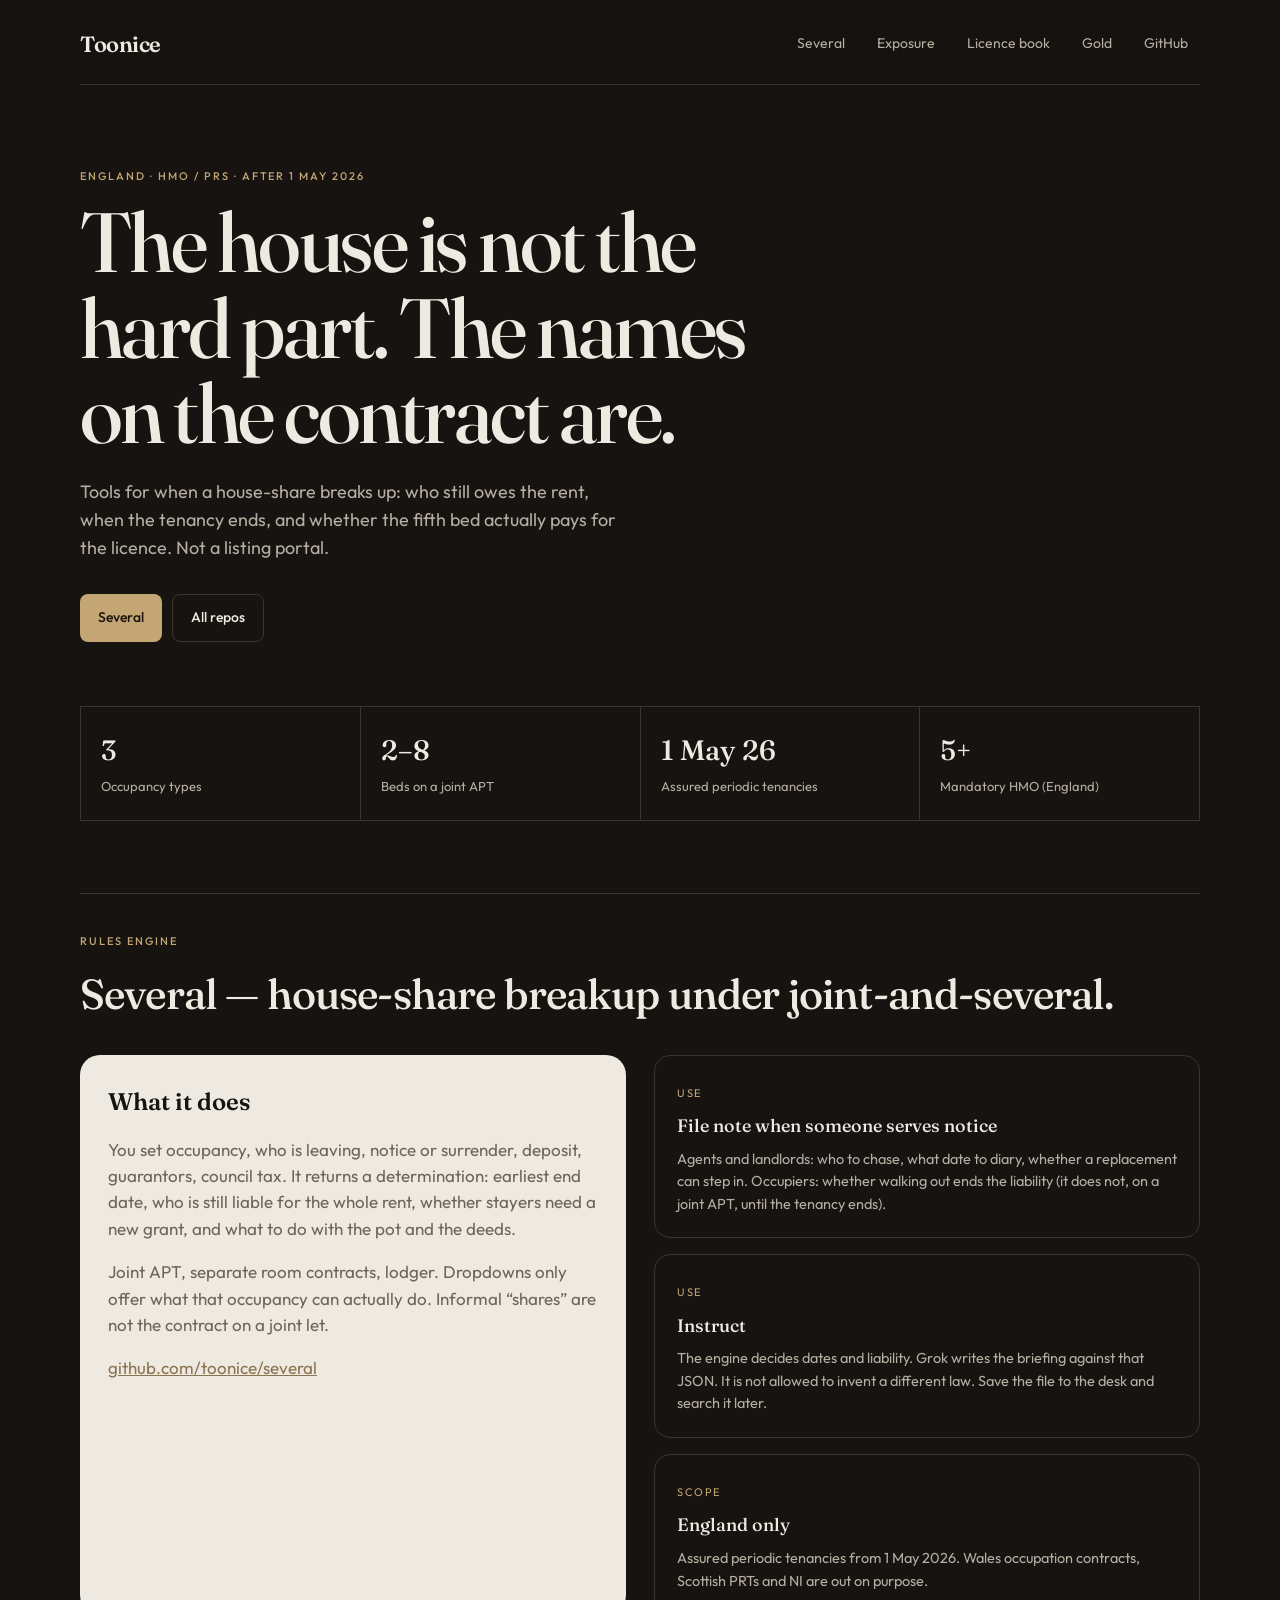
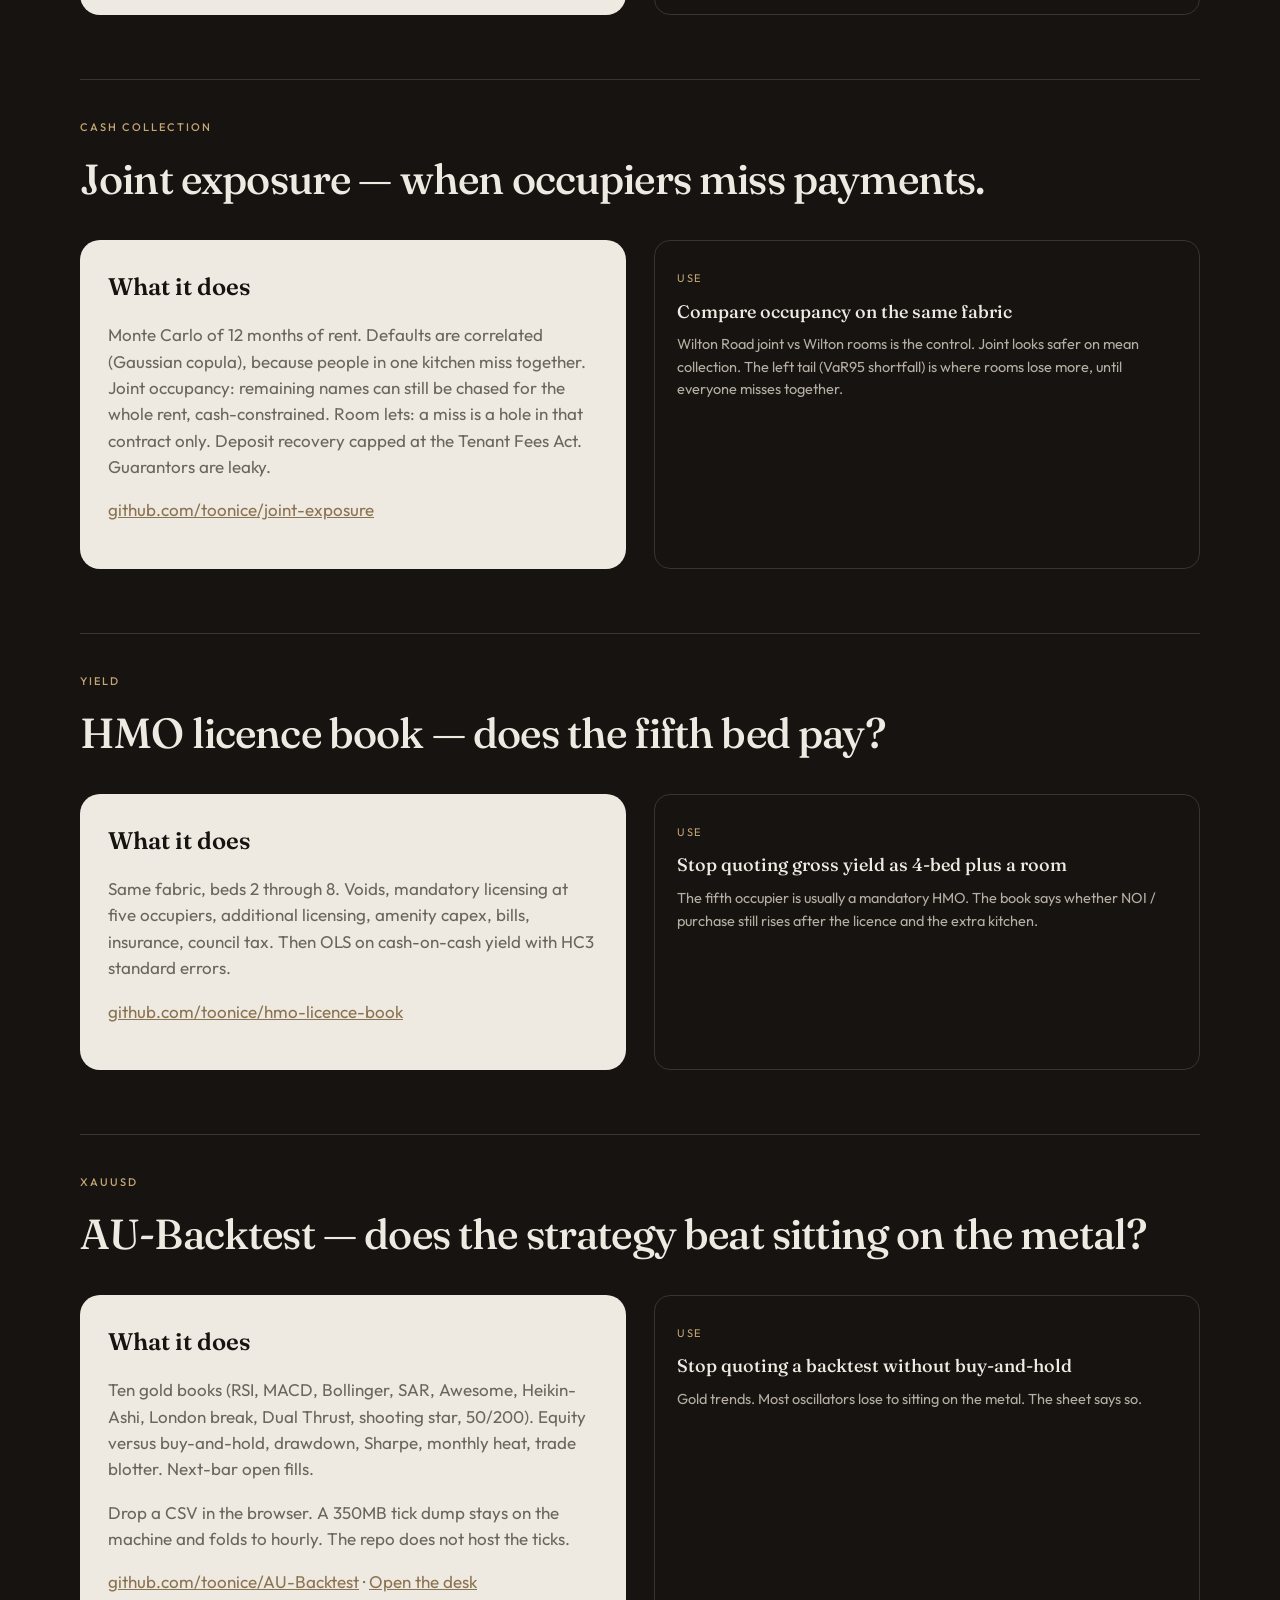
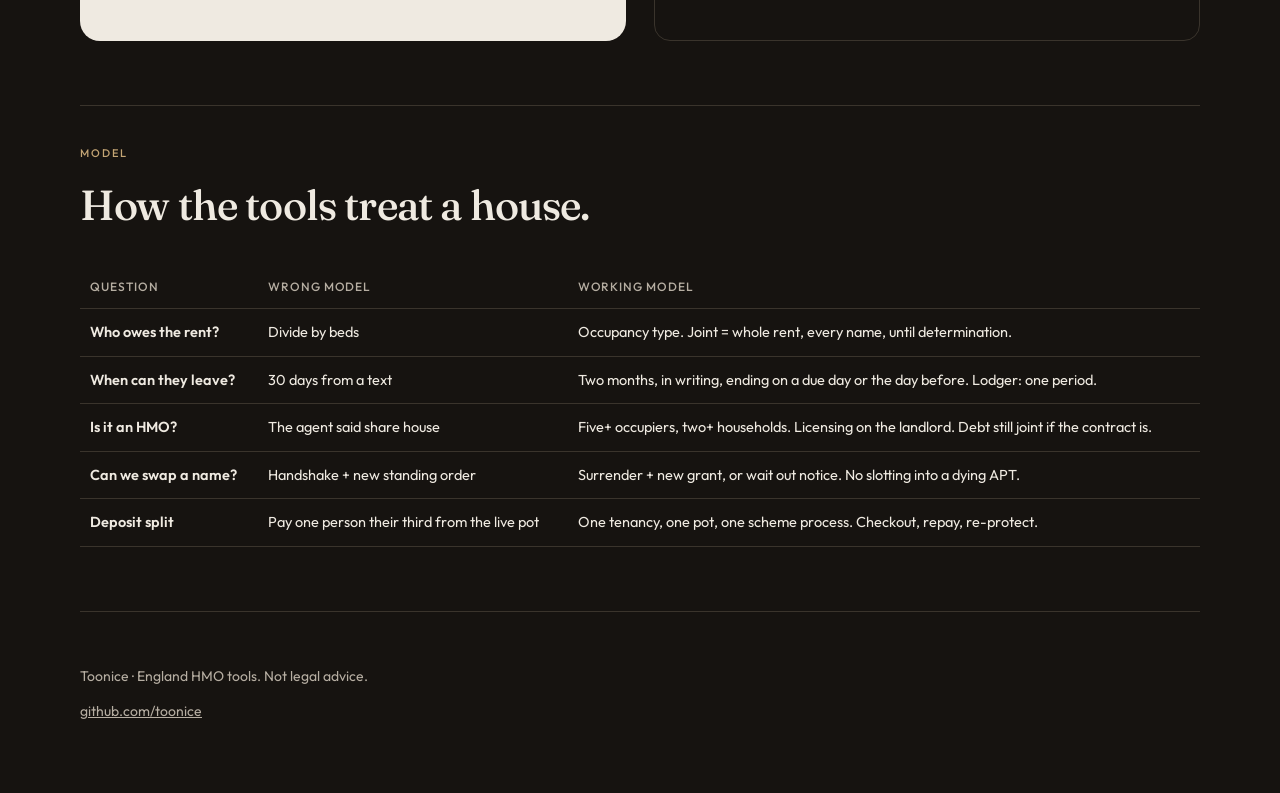
<file: index.html>
<!doctype html>
<html lang="en-GB">
  <head>
    <meta charset="utf-8" />
    <meta name="viewport" content="width=device-width, initial-scale=1" />
    <title>Toonice — England HMO tools</title>
    <meta name="description" content="Several, joint-exposure, and the HMO licence book. Rules and data for house-share breakups in England after 1 May 2026." />
    <link rel="icon" type="image/svg+xml" href="./favicon.svg" />
    <link rel="preconnect" href="https://fonts.googleapis.com" />
    <link rel="preconnect" href="https://fonts.gstatic.com" crossorigin />
    <link href="https://fonts.googleapis.com/css2?family=Fraunces:opsz,wght@9..144,500;9..144,600&family=Outfit:wght@400;500;600&display=swap" rel="stylesheet" />
    <link rel="stylesheet" href="./styles.css" />
  </head>
  <body>
    <div class="wrap">
      <header>
        <a class="brand" href="./">Toonice</a>
        <nav>
          <a href="#several">Several</a>
          <a href="#exposure">Exposure</a>
          <a href="#licence">Licence book</a>
          <a href="./gold/">Gold</a>
          <a href="https://github.com/toonice">GitHub</a>
        </nav>
      </header>

      <div class="hero">
        <p class="kicker">England · HMO / PRS · after 1 May 2026</p>
        <h1>The house is not the hard part. The names on the contract are.</h1>
        <p class="lede">Tools for when a house-share breaks up: who still owes the rent, when the tenancy ends, and whether the fifth bed actually pays for the licence. Not a listing portal.</p>
        <div class="actions">
          <a class="btn btn-primary" href="https://github.com/toonice/several">Several</a>
          <a class="btn btn-ghost" href="https://github.com/toonice">All repos</a>
        </div>
      </div>

      <div class="stats">
        <div class="stat"><b>3</b><span>Occupancy types</span></div>
        <div class="stat"><b>2–8</b><span>Beds on a joint APT</span></div>
        <div class="stat"><b>1 May 26</b><span>Assured periodic tenancies</span></div>
        <div class="stat"><b>5+</b><span>Mandatory HMO (England)</span></div>
      </div>

      <section id="several">
        <p class="kicker">Rules engine</p>
        <h2>Several — house-share breakup under joint-and-several.</h2>
        <div class="grid-2">
          <div class="paper">
            <h3>What it does</h3>
            <p>You set occupancy, who is leaving, notice or surrender, deposit, guarantors, council tax. It returns a determination: earliest end date, who is still liable for the whole rent, whether stayers need a new grant, and what to do with the pot and the deeds.</p>
            <p>Joint APT, separate room contracts, lodger. Dropdowns only offer what that occupancy can actually do. Informal “shares” are not the contract on a joint let.</p>
            <p><a href="https://github.com/toonice/several">github.com/toonice/several</a></p>
          </div>
          <div>
            <div class="dark-card" style="margin-bottom:16px">
              <span class="tag">Use</span>
              <h3>File note when someone serves notice</h3>
              <p>Agents and landlords: who to chase, what date to diary, whether a replacement can step in. Occupiers: whether walking out ends the liability (it does not, on a joint APT, until the tenancy ends).</p>
            </div>
            <div class="dark-card" style="margin-bottom:16px">
              <span class="tag">Use</span>
              <h3>Instruct</h3>
              <p>The engine decides dates and liability. Grok writes the briefing against that JSON. It is not allowed to invent a different law. Save the file to the desk and search it later.</p>
            </div>
            <div class="dark-card">
              <span class="tag">Scope</span>
              <h3>England only</h3>
              <p>Assured periodic tenancies from 1 May 2026. Wales occupation contracts, Scottish PRTs and NI are out on purpose.</p>
            </div>
          </div>
        </div>
      </section>

      <section id="exposure">
        <p class="kicker">Cash collection</p>
        <h2>Joint exposure — when occupiers miss payments.</h2>
        <div class="grid-2">
          <div class="paper">
            <h3>What it does</h3>
            <p>Monte Carlo of 12 months of rent. Defaults are correlated (Gaussian copula), because people in one kitchen miss together. Joint occupancy: remaining names can still be chased for the whole rent, cash-constrained. Room lets: a miss is a hole in that contract only. Deposit recovery capped at the Tenant Fees Act. Guarantors are leaky.</p>
            <p><a href="https://github.com/toonice/joint-exposure">github.com/toonice/joint-exposure</a></p>
          </div>
          <div class="dark-card">
            <span class="tag">Use</span>
            <h3>Compare occupancy on the same fabric</h3>
            <p>Wilton Road joint vs Wilton rooms is the control. Joint looks safer on mean collection. The left tail (VaR95 shortfall) is where rooms lose more, until everyone misses together.</p>
          </div>
        </div>
      </section>

      <section id="licence">
        <p class="kicker">Yield</p>
        <h2>HMO licence book — does the fifth bed pay?</h2>
        <div class="grid-2">
          <div class="paper">
            <h3>What it does</h3>
            <p>Same fabric, beds 2 through 8. Voids, mandatory licensing at five occupiers, additional licensing, amenity capex, bills, insurance, council tax. Then OLS on cash-on-cash yield with HC3 standard errors.</p>
            <p><a href="https://github.com/toonice/hmo-licence-book">github.com/toonice/hmo-licence-book</a></p>
          </div>
          <div class="dark-card">
            <span class="tag">Use</span>
            <h3>Stop quoting gross yield as 4-bed plus a room</h3>
            <p>The fifth occupier is usually a mandatory HMO. The book says whether NOI / purchase still rises after the licence and the extra kitchen.</p>
          </div>
        </div>
      </section>


      <section id="gold">
        <p class="kicker">XAUUSD</p>
        <h2>AU-Backtest — does the strategy beat sitting on the metal?</h2>
        <div class="grid-2">
          <div class="paper">
            <h3>What it does</h3>
            <p>Ten gold books (RSI, MACD, Bollinger, SAR, Awesome, Heikin-Ashi, London break, Dual Thrust, shooting star, 50/200). Equity versus buy-and-hold, drawdown, Sharpe, monthly heat, trade blotter. Next-bar open fills.</p>
            <p>Drop a CSV in the browser. A 350MB tick dump stays on the machine and folds to hourly. The repo does not host the ticks.</p>
            <p><a href="https://github.com/toonice/AU-Backtest">github.com/toonice/AU-Backtest</a> · <a href="./gold/">Open the desk</a></p>
          </div>
          <div class="dark-card">
            <span class="tag">Use</span>
            <h3>Stop quoting a backtest without buy-and-hold</h3>
            <p>Gold trends. Most oscillators lose to sitting on the metal. The sheet says so.</p>
          </div>
        </div>
      </section>
      <section id="model">
        <p class="kicker">Model</p>
        <h2>How the tools treat a house.</h2>
        <table>
          <thead><tr><th>Question</th><th>Wrong model</th><th>Working model</th></tr></thead>
          <tbody>
            <tr><td><strong>Who owes the rent?</strong></td><td>Divide by beds</td><td>Occupancy type. Joint = whole rent, every name, until determination.</td></tr>
            <tr><td><strong>When can they leave?</strong></td><td>30 days from a text</td><td>Two months, in writing, ending on a due day or the day before. Lodger: one period.</td></tr>
            <tr><td><strong>Is it an HMO?</strong></td><td>The agent said share house</td><td>Five+ occupiers, two+ households. Licensing on the landlord. Debt still joint if the contract is.</td></tr>
            <tr><td><strong>Can we swap a name?</strong></td><td>Handshake + new standing order</td><td>Surrender + new grant, or wait out notice. No slotting into a dying APT.</td></tr>
            <tr><td><strong>Deposit split</strong></td><td>Pay one person their third from the live pot</td><td>One tenancy, one pot, one scheme process. Checkout, repay, re-protect.</td></tr>
          </tbody>
        </table>
      </section>

      <footer>
        <p>Toonice · England HMO tools. Not legal advice.</p>
        <p><a href="https://github.com/toonice">github.com/toonice</a></p>
      </footer>
    </div>
  </body>
</html>
</file>
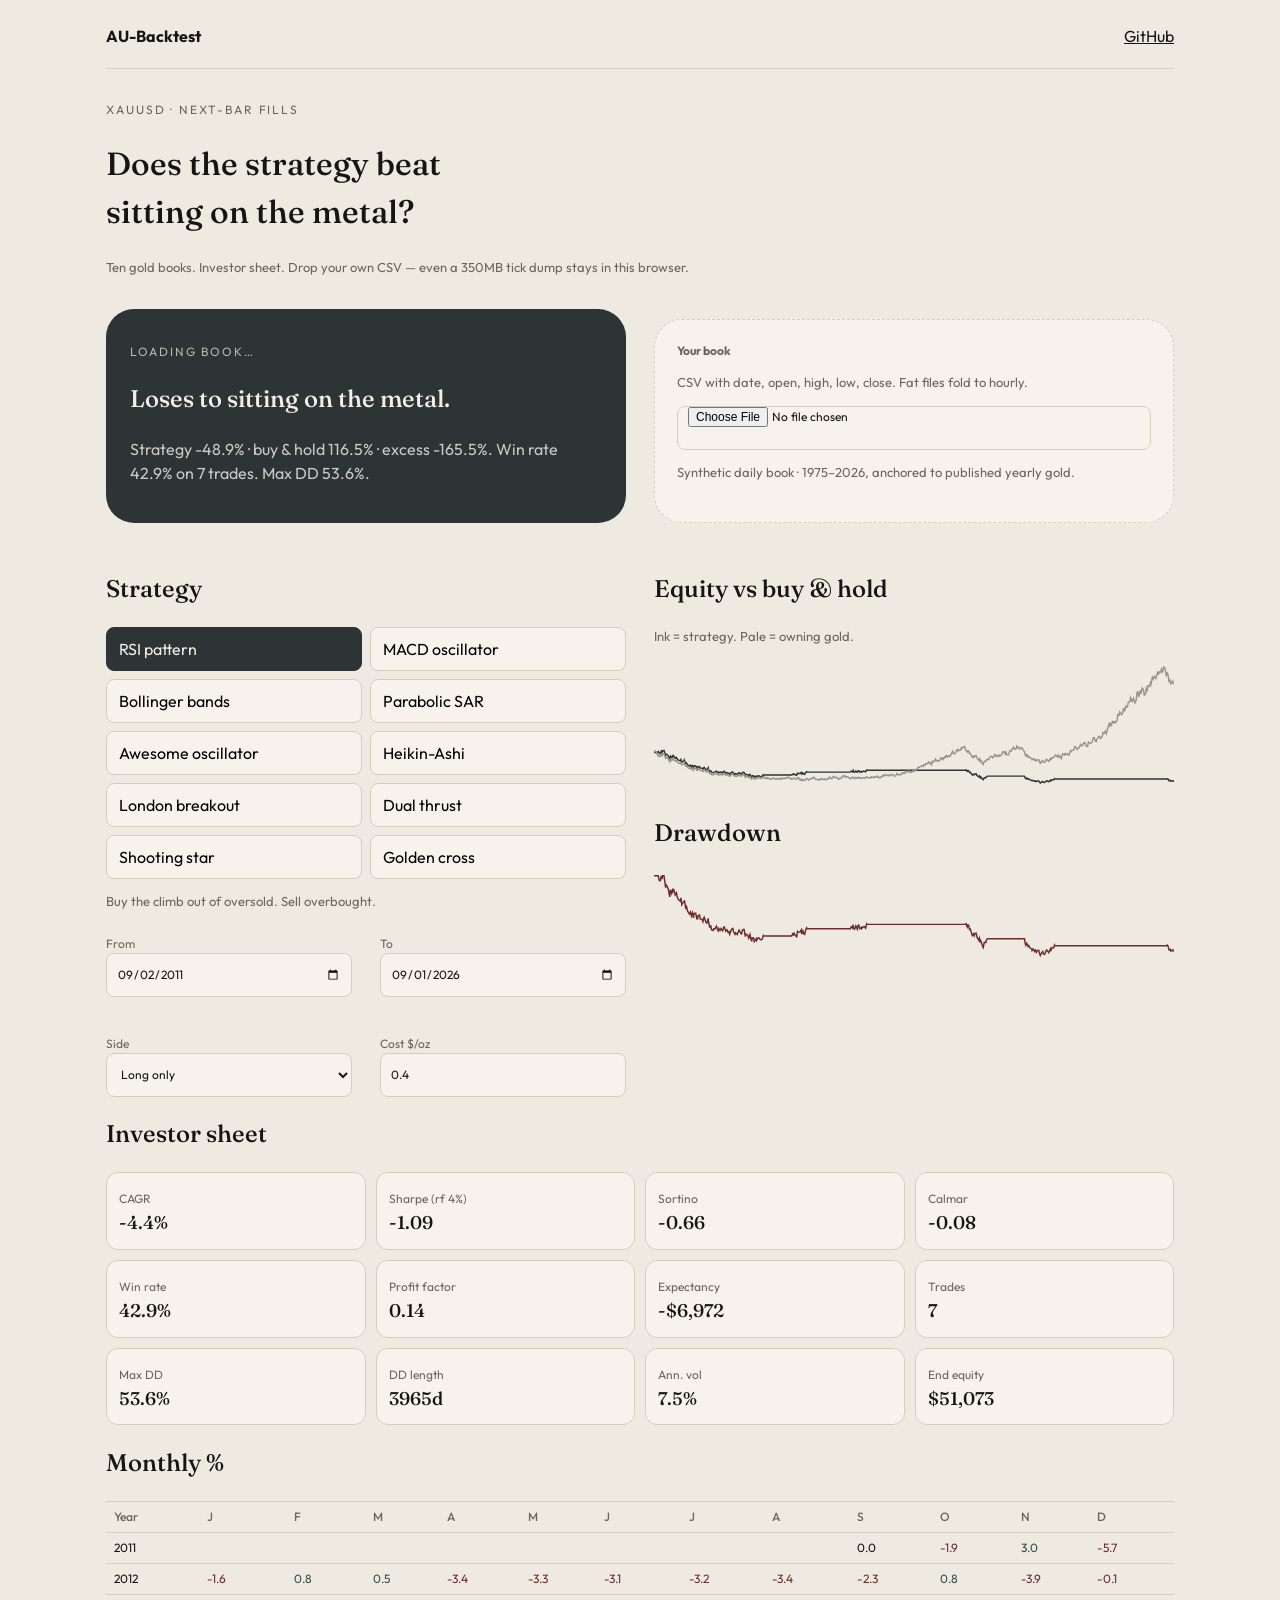
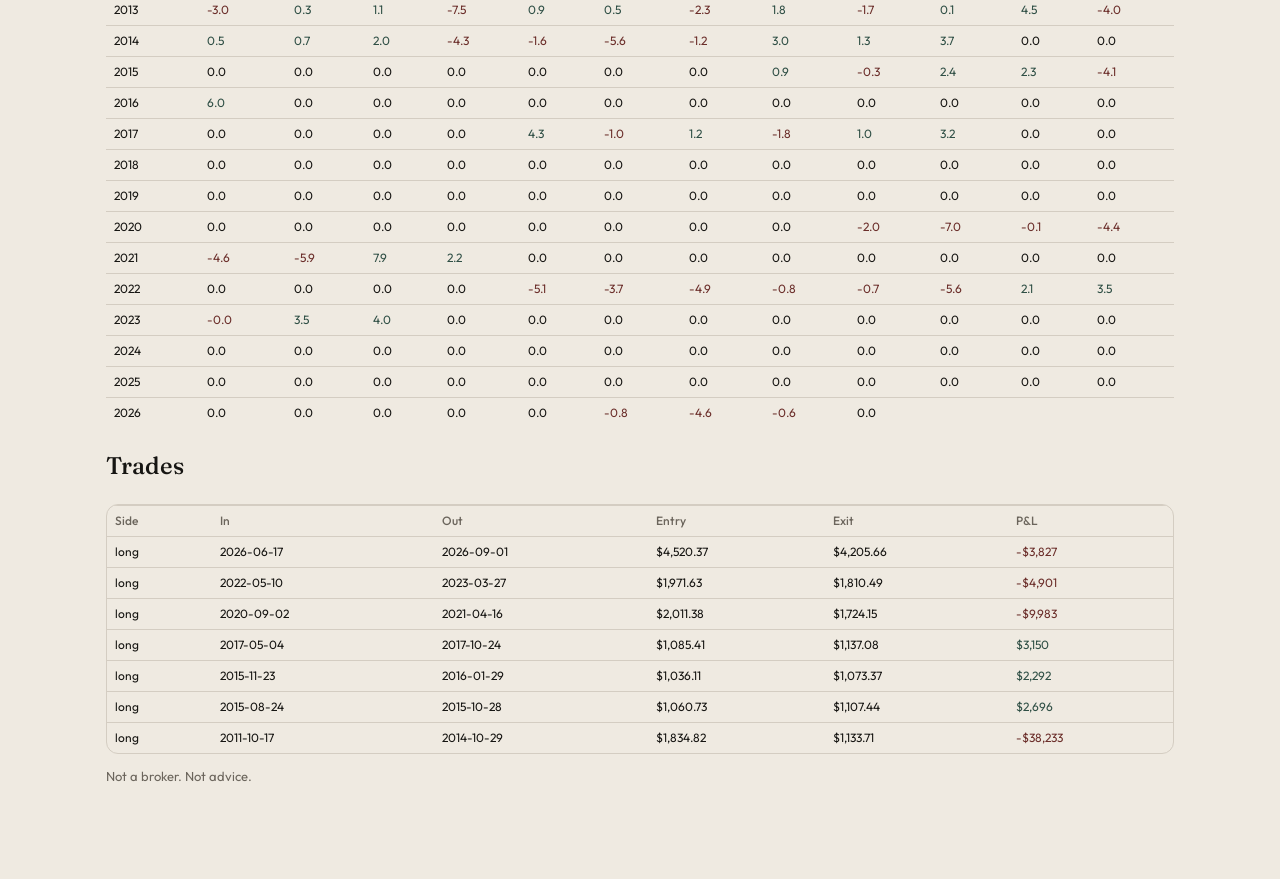
<file: gold/index.html>
<!doctype html>
<html lang="en">
<head>
  <meta charset="utf-8" />
  <meta name="viewport" content="width=device-width, initial-scale=1" />
  <title>AU-Backtest — does the strategy beat the metal?</title>
  <link rel="preconnect" href="https://fonts.googleapis.com" />
  <link href="https://fonts.googleapis.com/css2?family=Fraunces:opsz,wght@9..144,500;9..144,600&family=Outfit:wght@400;500&display=swap" rel="stylesheet" />
  <style>
    :root { --bg:#efeae1; --fg:#161512; --muted:#6b655c; --accent:#2c3436; --accent-fg:#f4efe6; --border:#d4cdc2; --ok:#2f4f45; --bad:#6b2e2a; --surface:#f7f3ec; }
    * { box-sizing: border-box; }
    body { margin:0; background:var(--bg); color:var(--fg); font:16px/1.5 Outfit,system-ui,sans-serif; }
    h1,h2,h3 { font-family:Fraunces,Georgia,serif; font-weight:500; text-wrap:balance; }
    .wrap { max-width:1100px; margin:0 auto; padding:24px 16px 80px; }
    nav { display:flex; justify-content:space-between; gap:12px; flex-wrap:wrap; padding-bottom:20px; border-bottom:1px solid var(--border); }
    a { color:var(--fg); }
    .hero { max-width:40rem; margin:32px 0; }
    .kicker { letter-spacing:.16em; text-transform:uppercase; font-size:12px; color:var(--muted); }
    .grid { display:grid; gap:28px; }
    @media (min-width:900px) { .grid-2 { grid-template-columns:1fr 1fr; } }
    .card { background:var(--accent); color:var(--accent-fg); border-radius:28px; padding:22px 24px; }
    .card p { color:rgba(244,239,230,.8); }
    .drop { border:1px dashed var(--border); border-radius:28px; padding:22px; background:var(--surface); }
    .strats { display:grid; grid-template-columns:1fr 1fr; gap:8px; }
    button.s { min-height:44px; text-align:left; border:1px solid var(--border); background:var(--surface); border-radius:8px; padding:8px 12px; cursor:pointer; font:inherit; }
    button.s.on { background:var(--accent); color:var(--accent-fg); border-color:var(--accent); }
    label { display:block; font-size:12px; color:var(--muted); margin-top:10px; }
    input, select { min-height:44px; width:100%; border:1px solid var(--border); background:var(--surface); border-radius:8px; padding:0 10px; font:inherit; color:var(--fg); }
    .stats { display:grid; grid-template-columns:repeat(2,1fr); gap:10px; }
    @media (min-width:700px) { .stats { grid-template-columns:repeat(4,1fr); } }
    .stat { border:1px solid var(--border); background:var(--surface); border-radius:12px; padding:12px; }
    .stat b { display:block; font-family:Fraunces,serif; font-size:1.15rem; font-weight:500; }
    .stat span { font-size:12px; color:var(--muted); }
    svg { width:100%; height:auto; }
    table { width:100%; border-collapse:collapse; font-size:12px; }
    th { text-align:left; color:var(--muted); font-weight:500; }
    td, th { padding:6px 8px; border-top:1px solid var(--border); }
    .ok { color:var(--ok); } .bad { color:var(--bad); }
    .muted { color:var(--muted); font-size:13px; }
  </style>
</head>
<body>
  <div class="wrap">
    <nav>
      <strong>AU-Backtest</strong>
      <a href="https://github.com/toonice/AU-Backtest">GitHub</a>
    </nav>
    <div class="hero">
      <p class="kicker">XAUUSD · next-bar fills</p>
      <h1>Does the strategy beat sitting on the metal?</h1>
      <p class="muted">Ten gold books. Investor sheet. Drop your own CSV — even a 350MB tick dump stays in this browser.</p>
    </div>
    <div class="grid grid-2" style="margin-bottom:28px">
      <div class="card" id="headline">
        <p class="kicker" style="color:rgba(244,239,230,.7)">Loading book…</p>
        <h2 id="verdict">—</h2>
        <p id="sub"></p>
      </div>
      <label class="drop">
        <strong>Your book</strong>
        <p class="muted">CSV with date, open, high, low, close. Fat files fold to hourly.</p>
        <input type="file" accept=".csv,.txt,.tsv" id="file" />
        <p class="muted" id="src"></p>
      </label>
    </div>
    <div class="grid grid-2">
      <div>
        <h2>Strategy</h2>
        <div class="strats" id="strats"></div>
        <p class="muted" id="blurb"></p>
        <div class="grid grid-2">
          <label>From<input type="date" id="from"></label>
          <label>To<input type="date" id="to"></label>
          <label>Side
            <select id="side"><option value="long">Long only</option><option value="longshort">Long & short</option></select>
          </label>
          <label>Cost $/oz<input type="number" id="cost" value="0.4" step="0.1"></label>
        </div>
      </div>
      <div>
        <h2>Equity vs buy & hold</h2>
        <p class="muted">Ink = strategy. Pale = owning gold.</p>
        <div id="eq"></div>
        <h2>Drawdown</h2>
        <div id="dd"></div>
      </div>
    </div>
    <h2>Investor sheet</h2>
    <div class="stats" id="sheet"></div>
    <h2>Monthly %</h2>
    <div style="overflow:auto" id="heat"></div>
    <h2>Trades</h2>
    <div style="max-height:320px;overflow:auto;border:1px solid var(--border);border-radius:12px" id="trades"></div>
    <p class="muted">Not a broker. Not advice.</p>
  </div>
  <script src="./engine.js"></script>
</body>
</html>
</file>
<file: styles.css>
:root {
  --bg: #161310;
  --ink: #efeae1;
  --muted: #b6aea2;
  --line: #3a342c;
  --paper: #efeae1;
  --paper-ink: #161310;
  --paper-muted: #6b655c;
  --brass: #c4a574;
  --brass-dim: #8a7350;
  --ok: #c9d4c6;
  --sans: "Outfit", ui-sans-serif, system-ui, sans-serif;
  --display: "Fraunces", ui-serif, Georgia, serif;
}

* { box-sizing: border-box; }
html { scroll-behavior: smooth; }
body {
  margin: 0;
  background: var(--bg);
  color: var(--ink);
  font-family: var(--sans);
  font-size: 17px;
  line-height: 1.55;
  -webkit-font-smoothing: antialiased;
}
a { color: inherit; }
img { max-width: 100%; display: block; }
button { cursor: pointer; font: inherit; }

.wrap { width: min(1120px, calc(100% - 40px)); margin-inline: auto; }
.kicker {
  font-size: 11px;
  letter-spacing: 0.18em;
  text-transform: uppercase;
  color: var(--brass);
  font-weight: 500;
}

header {
  display: flex;
  justify-content: space-between;
  align-items: center;
  gap: 16px;
  padding: 22px 0 18px;
  border-bottom: 1px solid var(--line);
  position: sticky;
  top: 0;
  background: color-mix(in srgb, var(--bg) 92%, transparent);
  backdrop-filter: blur(10px);
  z-index: 10;
}
.brand { font-family: var(--display); font-weight: 600; font-size: 22px; letter-spacing: -0.02em; text-decoration: none; }
nav { display: flex; gap: 8px; flex-wrap: wrap; }
nav a {
  text-decoration: none;
  min-height: 44px;
  display: inline-flex;
  align-items: center;
  padding: 0 12px;
  color: var(--muted);
  font-size: 14px;
}
nav a:hover { color: var(--ink); }

.hero { padding: 72px 0 56px; }
.hero h1 {
  font-family: var(--display);
  font-weight: 500;
  font-size: clamp(40px, 7vw, 84px);
  line-height: 1.02;
  letter-spacing: -0.03em;
  margin: 14px 0 22px;
  max-width: 16ch;
  text-wrap: balance;
}
.lede { max-width: 46ch; color: var(--muted); font-size: 18px; }
.actions { display: flex; gap: 10px; flex-wrap: wrap; margin-top: 32px; }
.btn {
  min-height: 48px;
  padding: 0 18px;
  display: inline-flex;
  align-items: center;
  text-decoration: none;
  border-radius: 8px;
  font-size: 14px;
  font-weight: 500;
}
.btn-primary { background: var(--brass); color: #1a140c; }
.btn-ghost { border: 1px solid var(--line); color: var(--ink); }

.stats {
  display: grid;
  grid-template-columns: repeat(4, 1fr);
  gap: 1px;
  background: var(--line);
  border: 1px solid var(--line);
  margin: 8px 0 72px;
}
.stat { background: var(--bg); padding: 22px 20px; }
.stat b { display: block; font-family: var(--display); font-size: 28px; font-weight: 500; }
.stat span { color: var(--muted); font-size: 13px; }

section { padding: 28px 0 64px; border-top: 1px solid var(--line); }
section h2 {
  font-family: var(--display);
  font-weight: 500;
  font-size: clamp(28px, 4vw, 42px);
  letter-spacing: -0.02em;
  margin: 10px 0 28px;
}

.grid-2 { display: grid; grid-template-columns: 1fr 1fr; gap: 28px; }
.grid-3 { display: grid; grid-template-columns: repeat(3, 1fr); gap: 16px; }

.paper {
  background: var(--paper);
  color: var(--paper-ink);
  border-radius: 20px;
  padding: 28px;
}
.paper p, .paper li { color: var(--paper-muted); }
.paper h3 { font-family: var(--display); font-weight: 600; margin: 0 0 10px; font-size: 24px; }
.paper a { color: var(--brass-dim); }

.dark-card {
  border: 1px solid var(--line);
  border-radius: 16px;
  padding: 22px;
}
.dark-card h3 { margin: 8px 0 8px; font-size: 18px; font-family: var(--display); font-weight: 500; }
.dark-card p { color: var(--muted); font-size: 14.5px; margin: 0; }
.tag {
  font-size: 11px;
  letter-spacing: 0.14em;
  text-transform: uppercase;
  color: var(--brass);
}

table { width: 100%; border-collapse: collapse; font-size: 14.5px; }
th, td { text-align: left; padding: 12px 10px; border-bottom: 1px solid var(--line); vertical-align: top; }
th { color: var(--muted); font-weight: 500; font-size: 12px; letter-spacing: 0.08em; text-transform: uppercase; }
td strong { font-weight: 600; }

.course {
  display: flex;
  justify-content: space-between;
  gap: 16px;
  padding: 16px 0;
  border-bottom: 1px solid var(--line);
}
.course small { color: var(--muted); }

footer {
  padding: 40px 0 56px;
  color: var(--muted);
  font-size: 14px;
  border-top: 1px solid var(--line);
}

@media (max-width: 800px) {
  .stats, .grid-2, .grid-3 { grid-template-columns: 1fr; }
  header { position: static; }
  nav { display: none; }
}
</file>
